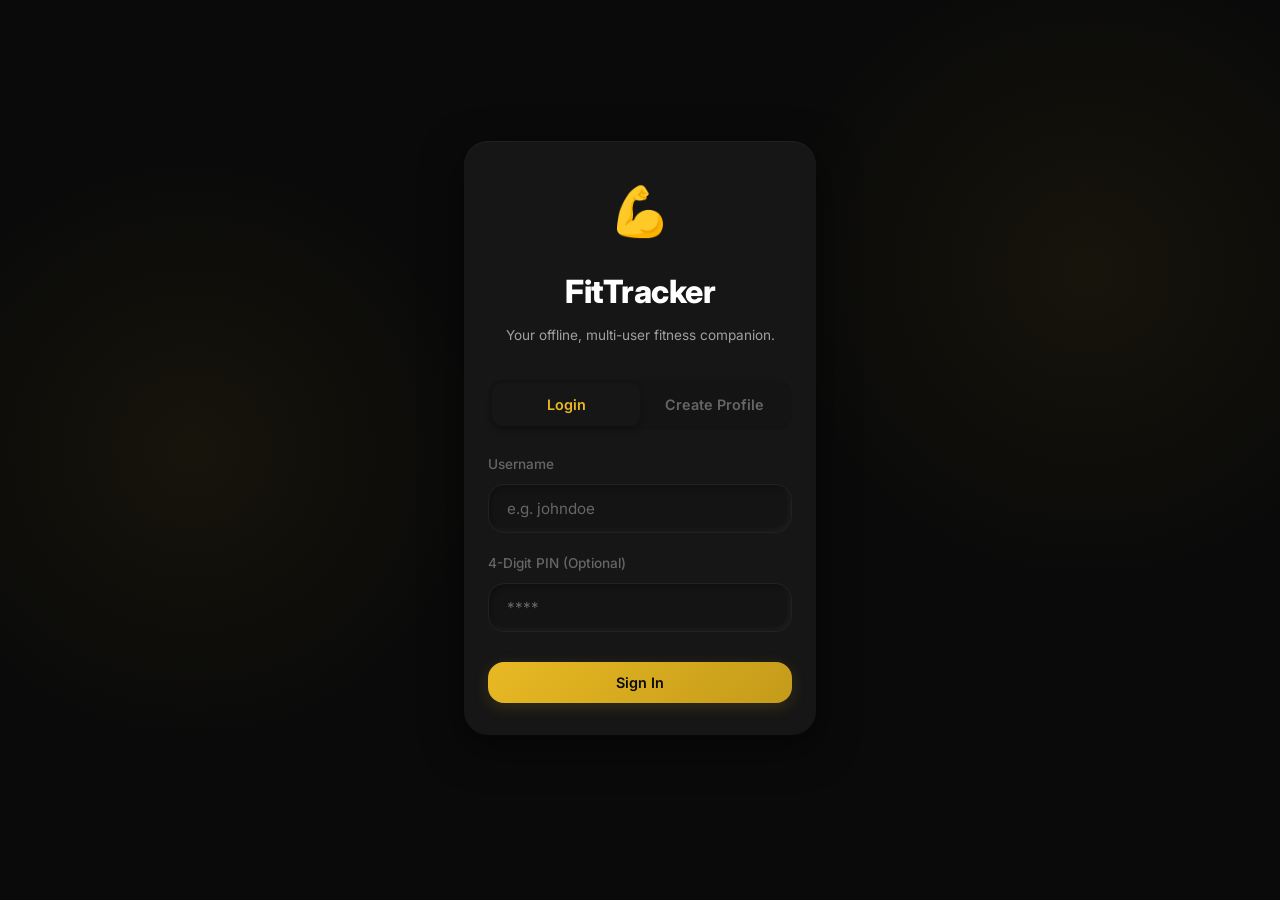
<file: login.html>
<!DOCTYPE html>
<html lang="en" data-theme="dark">
<head>
  <meta charset="UTF-8">
  <meta name="viewport" content="width=device-width, initial-scale=1.0, maximum-scale=1.0, user-scalable=no">
  <title>Login - FitTracker</title>
  
  <link href="https://fonts.googleapis.com/css2?family=Outfit:wght@400;500;600;700;800&family=Inter:wght@400;500;600&display=swap" rel="stylesheet">
  <link rel="stylesheet" href="css/global.css">
  <link rel="stylesheet" href="css/login.css">
  <script>
    const savedTheme = localStorage.getItem('ft_theme');
    if (savedTheme) {
      document.documentElement.setAttribute('data-theme', savedTheme);
    }
  </script>
</head>
<body>

  <div class="login-wrapper">
    <div class="login-container">
      <div class="login-header">
        <div class="logo">💪</div>
        <h1>FitTracker</h1>
        <p class="text-sm text-muted">Your offline, multi-user fitness companion.</p>
      </div>

      <div class="login-tabs">
        <div class="login-tab active" onclick="switchLoginTab('login')">Login</div>
        <div class="login-tab" onclick="switchLoginTab('register')">Create Profile</div>
      </div>

      <!-- Login Form -->
      <div id="form-login" class="login-form active">
        <div class="input-group">
          <label>Username</label>
          <input type="text" id="login-username" class="neu-input" placeholder="e.g. johndoe" autocomplete="off" spellcheck="false" required style="width:100%">
        </div>
        <div class="input-group">
          <label>4-Digit PIN (Optional)</label>
          <input type="password" id="login-pin" class="neu-input" placeholder="****" inputmode="numeric" maxlength="4" style="width:100%">
        </div>
        <button class="btn btn-primary" onclick="login()" style="width:100%;margin-top:10px">Sign In</button>
      </div>

      <!-- Register Form -->
      <div id="form-register" class="login-form">
        <div class="input-group">
          <label>Choose Username</label>
          <input type="text" id="reg-username" class="neu-input" placeholder="e.g. johndoe" autocomplete="off" spellcheck="false" required style="width:100%">
        </div>
        <div class="input-group">
          <label>Set 4-Digit PIN (Optional)</label>
          <input type="password" id="reg-pin" class="neu-input" placeholder="****" inputmode="numeric" maxlength="4" style="width:100%">
        </div>
        <button class="btn btn-primary" onclick="register()" style="width:100%;margin-top:10px">Create Profile</button>
        <p class="text-xs text-muted" style="margin-top:16px;text-align:center">Data is stored entirely offline on this device. Your data is perfectly safe and private.</p>
      </div>
      
    </div>
  </div>

  <div id="toast-container" class="toast-container"></div>
  <script src="js/login.js"></script>
</body>
</html>
</file>
<file: css/global.css>
/* ==========================================
   FitTracker AI - Global Design System
   Neumorphism + Glassmorphism + Dark Mode
   ========================================== */

/* ---------- Google Fonts ---------- */
@import url('https://fonts.googleapis.com/css2?family=Inter:wght@300;400;500;600;700;800;900&family=Outfit:wght@300;400;500;600;700;800&display=swap');

/* ---------- CSS Variables ---------- */
:root {
  /* Surfaces */
  --bg-primary: #0a0a0a;
  --bg-secondary: #111111;
  --bg-card: #161616;
  --bg-card-hover: #1c1c1c;
  --bg-elevated: #1a1a1a;
  --bg-input: #141414;
  --bg-nav: rgba(16, 16, 16, 0.85);

  /* Accent Colors */
  --accent: #e8b923;
  --accent-light: #f0cc55;
  --accent-dark: #c49b1a;
  --accent-glow: rgba(232, 185, 35, 0.15);
  --accent-glow-strong: rgba(232, 185, 35, 0.3);

  /* Semantic Colors */
  --success: #22c55e;
  --success-light: rgba(34, 197, 94, 0.15);
  --danger: #ef4444;
  --danger-light: rgba(239, 68, 68, 0.15);
  --warning: #f59e0b;
  --warning-light: rgba(245, 158, 11, 0.15);
  --info: #38bdf8;
  --info-light: rgba(56, 189, 248, 0.15);

  /* Text */
  --text-primary: #f5f5f5;
  --text-secondary: #a0a0a0;
  --text-muted: #666666;
  --text-accent: var(--accent);

  /* Borders */
  --border: #222222;
  --border-light: #2a2a2a;
  --border-accent: rgba(232, 185, 35, 0.3);

  /* Neumorphism */
  --neu-shadow-light: rgba(255, 255, 255, 0.03);
  --neu-shadow-dark: rgba(0, 0, 0, 0.5);
  --neu-inset-light: rgba(255, 255, 255, 0.05);
  --neu-inset-dark: rgba(0, 0, 0, 0.3);

  /* Glassmorphism */
  --glass-bg: rgba(22, 22, 22, 0.6);
  --glass-border: rgba(255, 255, 255, 0.06);
  --glass-blur: 20px;

  /* Spacing */
  --nav-height: 72px;
  --radius-sm: 10px;
  --radius-md: 16px;
  --radius-lg: 24px;
  --radius-xl: 32px;

  /* Transitions */
  --transition-fast: 0.15s ease;
  --transition: 0.3s cubic-bezier(0.4, 0, 0.2, 1);
  --transition-slow: 0.5s cubic-bezier(0.4, 0, 0.2, 1);
  --spring: 0.5s cubic-bezier(0.34, 1.56, 0.64, 1);
}

/* ---------- Light Mode ---------- */
[data-theme="light"] {
  --bg-primary: #f5f0e8;
  --bg-secondary: #ede7db;
  --bg-card: #ffffff;
  --bg-card-hover: #faf7f2;
  --bg-elevated: #ffffff;
  --bg-input: #f0ebe3;
  --bg-nav: rgba(245, 240, 232, 0.9);
  --accent: #c49b1a;
  --accent-light: #d4aa2e;
  --accent-dark: #a07d10;
  --accent-glow: rgba(196, 155, 26, 0.12);
  --text-primary: #1a1a1a;
  --text-secondary: #5a5a5a;
  --text-muted: #999999;
  --border: #e0d9cc;
  --border-light: #d5cfc2;
  --glass-bg: rgba(255, 255, 255, 0.7);
  --glass-border: rgba(0, 0, 0, 0.06);
  --neu-shadow-light: rgba(255, 255, 255, 0.8);
  --neu-shadow-dark: rgba(0, 0, 0, 0.1);
}

/* ---------- Reset ---------- */
*, *::before, *::after {
  margin: 0;
  padding: 0;
  box-sizing: border-box;
}

html {
  scroll-behavior: smooth;
  -webkit-tap-highlight-color: transparent;
}

body {
  font-family: 'Inter', -apple-system, BlinkMacSystemFont, sans-serif;
  background: var(--bg-primary);
  color: var(--text-primary);
  min-height: 100vh;
  line-height: 1.6;
  overflow-x: hidden;
  padding-bottom: calc(var(--nav-height) + 24px);
  -webkit-font-smoothing: antialiased;
}

a { color: inherit; text-decoration: none; }
button { cursor: pointer; font-family: inherit; }
input, textarea, select { font-family: inherit; }
img { max-width: 100%; display: block; }
ul, ol { list-style: none; }

/* ---------- Typography ---------- */
.heading-xl {
  font-family: 'Outfit', sans-serif;
  font-size: 2rem;
  font-weight: 800;
  letter-spacing: -0.02em;
  line-height: 1.2;
}

.heading-lg {
  font-family: 'Outfit', sans-serif;
  font-size: 1.5rem;
  font-weight: 700;
  letter-spacing: -0.01em;
}

.heading-md {
  font-family: 'Outfit', sans-serif;
  font-size: 1.2rem;
  font-weight: 600;
}

.text-sm { font-size: 0.85rem; }
.text-xs { font-size: 0.75rem; }
.text-muted { color: var(--text-secondary); }
.text-accent { color: var(--accent); }
.text-success { color: var(--success); }
.text-danger { color: var(--danger); }

/* ---------- Glass Card ---------- */
.glass-card {
  background: var(--glass-bg);
  backdrop-filter: blur(var(--glass-blur));
  -webkit-backdrop-filter: blur(var(--glass-blur));
  border: 1px solid var(--glass-border);
  border-radius: var(--radius-lg);
  padding: 20px;
  transition: var(--transition);
}

.glass-card:hover {
  border-color: var(--border-accent);
  box-shadow: 0 8px 32px var(--accent-glow);
}

/* ---------- Neumorphic Card ---------- */
.neu-card {
  background: var(--bg-card);
  border-radius: var(--radius-lg);
  padding: 20px;
  box-shadow:
    6px 6px 14px var(--neu-shadow-dark),
    -6px -6px 14px var(--neu-shadow-light);
  border: 1px solid var(--border);
  transition: var(--transition);
}

.neu-card:hover {
  transform: translateY(-2px);
  box-shadow:
    8px 8px 20px var(--neu-shadow-dark),
    -8px -8px 20px var(--neu-shadow-light);
}

/* ---------- Neumorphic Input ---------- */
.neu-input {
  background: var(--bg-input);
  border: 1px solid var(--border);
  border-radius: var(--radius-md);
  padding: 14px 18px;
  color: var(--text-primary);
  font-size: 0.95rem;
  width: 100%;
  transition: var(--transition);
  box-shadow: inset 2px 2px 6px var(--neu-inset-dark), inset -2px -2px 6px var(--neu-inset-light);
}

.neu-input:focus {
  outline: none;
  border-color: var(--accent);
  box-shadow: 0 0 0 3px var(--accent-glow), inset 2px 2px 6px var(--neu-inset-dark);
}

.neu-input::placeholder {
  color: var(--text-muted);
}

/* ---------- Buttons ---------- */
.btn {
  display: inline-flex;
  align-items: center;
  justify-content: center;
  gap: 8px;
  padding: 12px 24px;
  border-radius: var(--radius-md);
  font-weight: 600;
  font-size: 0.9rem;
  border: none;
  transition: var(--transition);
  position: relative;
  overflow: hidden;
}

.btn::after {
  content: '';
  position: absolute;
  inset: 0;
  background: linear-gradient(135deg, rgba(255,255,255,0.1), transparent);
  opacity: 0;
  transition: var(--transition-fast);
}

.btn:hover::after { opacity: 1; }
.btn:active { transform: scale(0.97); }

.btn-primary {
  background: linear-gradient(135deg, var(--accent), var(--accent-dark));
  color: #0a0a0a;
  box-shadow: 0 4px 16px var(--accent-glow);
}

.btn-primary:hover {
  box-shadow: 0 6px 24px var(--accent-glow-strong);
  transform: translateY(-1px);
}

.btn-secondary {
  background: var(--bg-card);
  color: var(--text-primary);
  border: 1px solid var(--border);
}

.btn-secondary:hover {
  border-color: var(--accent);
  background: var(--bg-card-hover);
}

.btn-danger {
  background: linear-gradient(135deg, var(--danger), #dc2626);
  color: white;
}

.btn-ghost {
  background: transparent;
  color: var(--text-secondary);
  padding: 8px 16px;
}

.btn-ghost:hover {
  color: var(--accent);
  background: var(--accent-glow);
}

.btn-icon {
  width: 44px;
  height: 44px;
  padding: 0;
  border-radius: 50%;
}

.btn-sm {
  padding: 8px 16px;
  font-size: 0.8rem;
  border-radius: var(--radius-sm);
}

.btn-lg {
  padding: 16px 32px;
  font-size: 1rem;
  border-radius: var(--radius-lg);
}

/* ---------- Floating Bottom Navigation ---------- */
.bottom-nav {
  position: fixed;
  bottom: 16px;
  left: 50%;
  transform: translateX(-50%);
  width: calc(100% - 32px);
  max-width: 480px;
  background: var(--bg-nav);
  backdrop-filter: blur(24px);
  -webkit-backdrop-filter: blur(24px);
  border: 1px solid var(--glass-border);
  border-radius: var(--radius-xl);
  padding: 8px 4px;
  display: flex;
  justify-content: space-around;
  align-items: center;
  z-index: 1000;
  box-shadow: 0 8px 40px rgba(0, 0, 0, 0.4);
}

.nav-item {
  display: flex;
  flex-direction: column;
  align-items: center;
  gap: 2px;
  padding: 8px 12px;
  border-radius: var(--radius-md);
  color: var(--text-muted);
  font-size: 0.65rem;
  font-weight: 500;
  transition: var(--transition);
  text-decoration: none;
  position: relative;
}

.nav-item svg, .nav-item i {
  font-size: 1.3rem;
  width: 22px;
  height: 22px;
  transition: var(--transition);
}

.nav-item.active {
  color: var(--accent);
}

.nav-item.active::before {
  content: '';
  position: absolute;
  top: -6px;
  width: 20px;
  height: 3px;
  background: var(--accent);
  border-radius: 2px;
}

.nav-item:hover {
  color: var(--text-primary);
}

/* ---------- Page Header ---------- */
.page-header {
  padding: 20px 20px 0;
  display: flex;
  align-items: center;
  justify-content: space-between;
}

.page-content {
  padding: 16px 20px 24px;
}

/* ---------- Badge ---------- */
.badge {
  display: inline-flex;
  align-items: center;
  gap: 4px;
  padding: 4px 10px;
  border-radius: 20px;
  font-size: 0.7rem;
  font-weight: 600;
}

.badge-accent {
  background: var(--accent-glow);
  color: var(--accent);
  border: 1px solid var(--border-accent);
}

.badge-success {
  background: var(--success-light);
  color: var(--success);
}

.badge-danger {
  background: var(--danger-light);
  color: var(--danger);
}

.badge-warning {
  background: var(--warning-light);
  color: var(--warning);
}

/* ---------- Progress Bar ---------- */
.progress-bar {
  width: 100%;
  height: 8px;
  background: var(--bg-input);
  border-radius: 10px;
  overflow: hidden;
  position: relative;
}

.progress-fill {
  height: 100%;
  border-radius: 10px;
  background: linear-gradient(90deg, var(--accent-dark), var(--accent), var(--accent-light));
  transition: width 0.8s cubic-bezier(0.4, 0, 0.2, 1);
  position: relative;
}

.progress-fill::after {
  content: '';
  position: absolute;
  right: 0;
  top: 0;
  height: 100%;
  width: 30px;
  background: linear-gradient(90deg, transparent, rgba(255,255,255,0.3));
  animation: shimmer 2s infinite;
}

@keyframes shimmer {
  0% { opacity: 0; }
  50% { opacity: 1; }
  100% { opacity: 0; }
}

/* ---------- Stat Card ---------- */
.stat-card {
  background: var(--bg-card);
  border-radius: var(--radius-lg);
  padding: 18px;
  border: 1px solid var(--border);
  transition: var(--transition);
}

.stat-card .stat-icon {
  width: 44px;
  height: 44px;
  border-radius: 14px;
  display: flex;
  align-items: center;
  justify-content: center;
  font-size: 1.3rem;
  margin-bottom: 12px;
}

.stat-card .stat-value {
  font-family: 'Outfit', sans-serif;
  font-size: 1.6rem;
  font-weight: 700;
  line-height: 1;
}

.stat-card .stat-label {
  font-size: 0.78rem;
  color: var(--text-secondary);
  margin-top: 4px;
}

/* ---------- Floating Action Button ---------- */
.fab {
  position: fixed;
  bottom: calc(var(--nav-height) + 32px);
  right: 20px;
  width: 56px;
  height: 56px;
  border-radius: 50%;
  background: linear-gradient(135deg, var(--accent), var(--accent-dark));
  color: #0a0a0a;
  display: flex;
  align-items: center;
  justify-content: center;
  font-size: 1.5rem;
  border: none;
  box-shadow: 0 6px 24px var(--accent-glow-strong);
  z-index: 999;
  transition: var(--transition);
  cursor: pointer;
}

.fab:hover {
  transform: scale(1.1) rotate(90deg);
  box-shadow: 0 8px 32px var(--accent-glow-strong);
}

/* ---------- Modal / Bottom Sheet ---------- */
.modal-overlay {
  position: fixed;
  inset: 0;
  background: rgba(0, 0, 0, 0.6);
  backdrop-filter: blur(4px);
  z-index: 2000;
  display: flex;
  align-items: flex-end;
  justify-content: center;
  opacity: 0;
  pointer-events: none;
  transition: var(--transition);
}

.modal-overlay.active {
  opacity: 1;
  pointer-events: all;
}

.modal-sheet {
  background: var(--bg-elevated);
  border-radius: var(--radius-xl) var(--radius-xl) 0 0;
  padding: 24px 20px 40px;
  width: 100%;
  max-width: 520px;
  max-height: 90vh;
  overflow-y: auto;
  transform: translateY(100%);
  transition: transform 0.4s cubic-bezier(0.4, 0, 0.2, 1);
}

.modal-overlay.active .modal-sheet {
  transform: translateY(0);
}

.modal-handle {
  width: 40px;
  height: 4px;
  background: var(--border-light);
  border-radius: 4px;
  margin: 0 auto 20px;
}

/* ---------- Toggle Switch ---------- */
.toggle {
  position: relative;
  width: 48px;
  height: 26px;
  background: var(--bg-input);
  border-radius: 20px;
  cursor: pointer;
  border: 1px solid var(--border);
  transition: var(--transition);
}

.toggle::after {
  content: '';
  position: absolute;
  top: 2px;
  left: 2px;
  width: 20px;
  height: 20px;
  border-radius: 50%;
  background: var(--text-secondary);
  transition: var(--transition);
}

.toggle.active {
  background: var(--accent);
  border-color: var(--accent);
}

.toggle.active::after {
  transform: translateX(22px);
  background: #0a0a0a;
}

/* ---------- Chip / Tag ---------- */
.chip {
  display: inline-flex;
  align-items: center;
  gap: 6px;
  padding: 6px 14px;
  border-radius: 20px;
  font-size: 0.8rem;
  font-weight: 500;
  background: var(--bg-card);
  border: 1px solid var(--border);
  color: var(--text-secondary);
  cursor: pointer;
  transition: var(--transition);
}

.chip.active, .chip:hover {
  background: var(--accent-glow);
  border-color: var(--accent);
  color: var(--accent);
}

/* ---------- Animations ---------- */
@keyframes fadeInUp {
  from {
    opacity: 0;
    transform: translateY(20px);
  }
  to {
    opacity: 1;
    transform: translateY(0);
  }
}

@keyframes fadeIn {
  from { opacity: 0; }
  to { opacity: 1; }
}

@keyframes slideInRight {
  from { transform: translateX(30px); opacity: 0; }
  to { transform: translateX(0); opacity: 1; }
}

@keyframes pulse {
  0%, 100% { opacity: 1; }
  50% { opacity: 0.5; }
}

@keyframes bounceIn {
  0% { transform: scale(0.3); opacity: 0; }
  50% { transform: scale(1.05); }
  70% { transform: scale(0.9); }
  100% { transform: scale(1); opacity: 1; }
}

@keyframes streak-glow {
  0%, 100% { box-shadow: 0 0 8px var(--accent-glow); }
  50% { box-shadow: 0 0 20px var(--accent-glow-strong); }
}

.animate-in {
  animation: fadeInUp 0.5s ease both;
}

.animate-delay-1 { animation-delay: 0.1s; }
.animate-delay-2 { animation-delay: 0.2s; }
.animate-delay-3 { animation-delay: 0.3s; }
.animate-delay-4 { animation-delay: 0.4s; }

/* ---------- Grid Helpers ---------- */
.grid-2 {
  display: grid;
  grid-template-columns: repeat(2, 1fr);
  gap: 12px;
}

.grid-3 {
  display: grid;
  grid-template-columns: repeat(3, 1fr);
  gap: 12px;
}

/* ---------- Scrollbar ---------- */
::-webkit-scrollbar { width: 4px; }
::-webkit-scrollbar-track { background: var(--bg-primary); }
::-webkit-scrollbar-thumb { background: var(--border); border-radius: 4px; }
::-webkit-scrollbar-thumb:hover { background: var(--text-muted); }

/* ---------- Toast Notification ---------- */
.toast-container {
  position: fixed;
  top: 20px;
  left: 50%;
  transform: translateX(-50%);
  z-index: 3000;
  display: flex;
  flex-direction: column;
  gap: 8px;
  width: calc(100% - 40px);
  max-width: 400px;
}

.toast {
  background: var(--bg-elevated);
  border: 1px solid var(--border);
  border-radius: var(--radius-md);
  padding: 14px 18px;
  display: flex;
  align-items: center;
  gap: 12px;
  animation: slideInRight 0.3s ease;
  box-shadow: 0 8px 30px rgba(0, 0, 0, 0.3);
}

.toast-success { border-left: 3px solid var(--success); }
.toast-danger { border-left: 3px solid var(--danger); }
.toast-warning { border-left: 3px solid var(--warning); }

/* ---------- Skeleton Loading ---------- */
.skeleton {
  background: linear-gradient(90deg, var(--bg-card) 25%, var(--bg-card-hover) 50%, var(--bg-card) 75%);
  background-size: 200% 100%;
  animation: skeleton-loading 1.5s infinite;
  border-radius: var(--radius-sm);
}

@keyframes skeleton-loading {
  0% { background-position: 200% 0; }
  100% { background-position: -200% 0; }
}

/* ---------- Cheat Meal Highlight ---------- */
.cheat-meal-tag {
  background: var(--danger-light);
  color: var(--danger);
  border: 1px solid rgba(239, 68, 68, 0.3);
  padding: 4px 10px;
  border-radius: 8px;
  font-size: 0.75rem;
  font-weight: 600;
  display: inline-flex;
  align-items: center;
  gap: 4px;
  animation: pulse 2s infinite;
}

/* ---------- Responsive ---------- */
@media (min-width: 768px) {
  body {
    padding-bottom: 24px;
  }

  .bottom-nav {
    top: 0;
    bottom: auto;
    left: 0;
    right: auto;
    transform: none;
    width: 80px;
    max-width: none;
    height: 100vh;
    flex-direction: column;
    justify-content: flex-start;
    padding: 24px 8px;
    gap: 8px;
    border-radius: 0;
    border-right: 1px solid var(--glass-border);
    border-top: none;
    border-bottom: none;
    border-left: none;
  }

  .nav-item {
    width: 100%;
    padding: 12px 8px;
  }

  .nav-item.active::before {
    top: 50%;
    transform: translateY(-50%);
    left: -8px;
    width: 3px;
    height: 20px;
  }

  .page-header, .page-content {
    margin-left: 80px;
    max-width: 1200px;
  }

  .fab {
    bottom: 32px;
    right: 32px;
  }

  .heading-xl { font-size: 2.5rem; }
  .grid-2 { gap: 16px; }
}

@media (min-width: 1024px) {
  .page-content {
    padding: 24px 40px;
  }
  .grid-desktop-3 {
    grid-template-columns: repeat(3, 1fr);
  }
  .grid-desktop-4 {
    grid-template-columns: repeat(4, 1fr);
  }
}

/* ---------- Splash Screen ---------- */
.splash-screen {
  position: fixed;
  inset: 0;
  background: var(--bg-primary);
  display: flex;
  flex-direction: column;
  align-items: center;
  justify-content: center;
  z-index: 9999;
  transition: opacity 0.5s ease;
}

.splash-screen.hide {
  opacity: 0;
  pointer-events: none;
}

.splash-logo {
  font-family: 'Outfit', sans-serif;
  font-size: 2.5rem;
  font-weight: 800;
  background: linear-gradient(135deg, var(--accent), var(--accent-light));
  -webkit-background-clip: text;
  -webkit-text-fill-color: transparent;
  animation: bounceIn 0.8s ease;
}

.splash-sub {
  color: var(--text-secondary);
  margin-top: 8px;
  font-size: 0.9rem;
  animation: fadeIn 1s ease 0.5s both;
}

/* ---------- Empty State ---------- */
.empty-state {
  text-align: center;
  padding: 60px 20px;
  color: var(--text-muted);
}

.empty-state .empty-icon {
  font-size: 3rem;
  margin-bottom: 16px;
  opacity: 0.4;
}

/* ---------- Install Prompt Banner ---------- */
.install-banner {
  position: fixed;
  bottom: calc(var(--nav-height) + 24px);
  left: 50%;
  transform: translateX(-50%);
  background: var(--bg-elevated);
  border: 1px solid var(--border-accent);
  border-radius: var(--radius-lg);
  padding: 16px 20px;
  display: flex;
  align-items: center;
  gap: 12px;
  z-index: 1500;
  box-shadow: 0 8px 40px rgba(0, 0, 0, 0.4);
  animation: fadeInUp 0.5s ease;
  width: calc(100% - 40px);
  max-width: 400px;
}

.install-banner.hidden {
  display: none;
}
</file>
<file: css/login.css>
/* login.css */
body {
  display: flex;
  align-items: center;
  justify-content: center;
  min-height: 100vh;
  margin: 0;
  background-color: var(--bg-primary);
  background-image: 
    radial-gradient(circle at 15% 50%, rgba(250, 204, 21, 0.05), transparent 25%),
    radial-gradient(circle at 85% 30%, rgba(250, 204, 21, 0.05), transparent 25%);
}

.login-wrapper {
  width: 100%;
  max-width: 400px;
  padding: 24px;
}

.login-container {
  background: var(--bg-card);
  border-radius: var(--radius-lg);
  padding: 32px 24px;
  border: 1px solid var(--border-color);
  box-shadow: 0 12px 40px rgba(0,0,0,0.5), inset 0 1px 1px rgba(255,255,255,0.05);
}

.login-header {
  text-align: center;
  margin-bottom: 32px;
}

.login-header .logo {
  font-size: 3rem;
  margin-bottom: 16px;
}

.login-header h1 {
  font-size: 2rem;
  margin: 0 0 8px 0;
  font-weight: 800;
  color: #fff;
  letter-spacing: -0.5px;
}

.login-tabs {
  display: flex;
  background: var(--bg-input);
  border-radius: var(--radius-md);
  padding: 4px;
  margin-bottom: 24px;
}

.login-tab {
  flex: 1;
  text-align: center;
  padding: 10px 0;
  font-size: 0.9rem;
  font-weight: 600;
  color: var(--text-muted);
  border-radius: var(--radius-sm);
  cursor: pointer;
  transition: all 0.2s ease;
}

.login-tab.active {
  background: var(--bg-card);
  color: var(--accent);
  box-shadow: 0 4px 6px rgba(0,0,0,0.2);
}

.login-form {
  display: none;
  animation: fadeIn 0.3s ease;
}

.login-form.active {
  display: block;
}

.input-group {
  margin-bottom: 20px;
}

.input-group label {
  display: block;
  font-size: 0.85rem;
  font-weight: 500;
  color: var(--text-muted);
  margin-bottom: 8px;
}

@keyframes fadeIn {
  from { opacity: 0; transform: translateY(10px); }
  to { opacity: 1; transform: translateY(0); }
}
</file>
